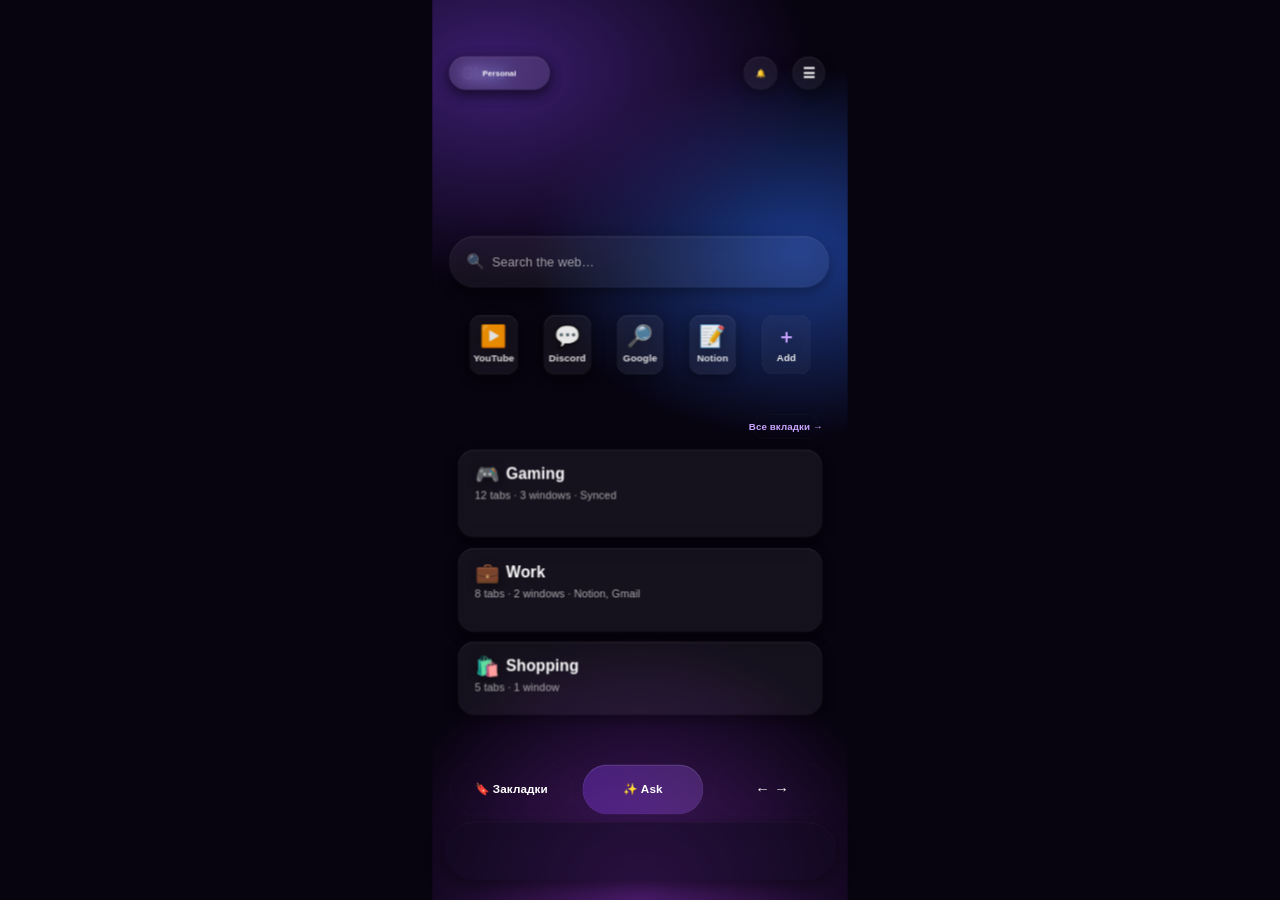
<file: index.html>
<!DOCTYPE html>
<html lang="ru">
<head>
<meta charset="utf-8">
<meta name="viewport" content="width=device-width, initial-scale=1, viewport-fit=cover">
<meta name="theme-color" content="#07030f">
<meta name="description" content="Glass — Browse differently.">
<title>Glass — Browse differently.</title>
<style>
:root{color-scheme:dark;--accent:#a879ff;--bg:#07030f;--glass:rgba(255,255,255,.06);--line:rgba(255,255,255,.14);--blur:16px;--opacity:.06;--motion:1}
*{box-sizing:border-box}html,body{margin:0;min-height:100%;background:var(--bg);color:#fff;font-family:-apple-system,BlinkMacSystemFont,"Segoe UI",Roboto,Inter,sans-serif;-webkit-font-smoothing:antialiased}body{overflow-x:hidden}button{font:inherit;color:inherit;cursor:pointer;-webkit-tap-highlight-color:transparent}#w{width:100%;min-height:100dvh;overflow:hidden;position:relative}#st{width:852px;height:1846px;position:absolute;left:50%;top:0;transform-origin:top center;margin-left:-426px}.s{position:absolute;inset:0;display:none}.s.on{display:block}.s:before{content:"";position:absolute;inset:0;z-index:0;background:radial-gradient(1200px 800px at 15% 8%,#3b1d6e 0%,transparent 55%),radial-gradient(1000px 700px at 88% 28%,#1b3a8a 0%,transparent 55%),radial-gradient(900px 900px at 50% 100%,#4a1b6b 0%,transparent 60%),#07030f}
.h{position:absolute;display:flex;align-items:center;justify-content:center;gap:10px;border:1px solid rgba(255,255,255,.05);margin:0;padding:0 22px;background:var(--glass);backdrop-filter:blur(var(--blur));-webkit-backdrop-filter:blur(var(--blur));box-shadow:inset 0 1px 0 rgba(255,255,255,.14),0 8px 28px rgba(0,0,0,.38);color:#fff;border-radius:var(--r,28px);font-weight:600;letter-spacing:.2px;transition:transform calc(.16s * var(--motion)),background .16s,box-shadow .16s;outline:0;z-index:1;text-align:left;white-space:nowrap}.h:hover{background:rgba(190,140,255,.14)}.h:active{transform:scale(.985);box-shadow:0 0 24px rgba(160,100,255,.6)}.h:focus-visible{box-shadow:0 0 0 3px #c9a4ff}.ghost{background:transparent;box-shadow:none;backdrop-filter:none}.card{flex-direction:column;align-items:flex-start;justify-content:flex-start;gap:8px;padding:26px 34px}.row1{display:flex;align-items:center;gap:14px;font-size:32px;font-weight:700}.emoji{font-size:40px;filter:drop-shadow(0 4px 10px #0006)}.sub{font-size:22px;font-weight:500;color:#ffffffa8;white-space:normal}.app{flex-direction:column;justify-content:center;gap:12px;padding:0;font-size:20px;font-weight:600;color:#ffffffe6}.ic{font-size:44px;line-height:1;filter:drop-shadow(0 6px 14px #0006)}.add{background:#ffffff0a;border:1.5px dashed #ffffff38;box-shadow:none}.add .ic{font-size:40px;color:#c9a4ff}.search{justify-content:flex-start;padding:0 34px;gap:16px;font-weight:500;color:#ffffff99;font-size:26px}.search .ic{font-size:30px;opacity:.8}.logo{position:absolute;left:34px;top:116px;width:207px;height:68px;display:flex;align-items:center;padding:0 26px;font-size:32px;font-weight:800;letter-spacing:.5px;z-index:1;border-radius:34px;background:var(--glass);backdrop-filter:blur(var(--blur));box-shadow:inset 0 1px 0 #ffffff24,0 8px 28px #0006}.logo span{background:linear-gradient(90deg,#c9a4ff,#7fb0ff);-webkit-background-clip:text;background-clip:text;color:transparent}.bar{position:absolute;left:24px;right:24px;bottom:40px;height:120px;border-radius:60px;background:#120a208c;backdrop-filter:blur(22px);box-shadow:inset 0 1px 0 #ffffff1f,0 12px 40px #0008;z-index:0}
.title{position:absolute;left:44px;top:210px;font-size:44px;font-weight:800;letter-spacing:.3px;z-index:1}.title small{display:block;margin-top:10px;font-size:22px;font-weight:500;color:#ffffff8c;letter-spacing:.2px}.mock{position:absolute;left:42px;top:336px;width:374px;height:241px;border-radius:24px;overflow:hidden;z-index:0;box-shadow:0 20px 50px #0008}.mock:before{content:"";position:absolute;inset:0;background:linear-gradient(160deg,#1a0f30,#2b1750 60%,#3a1d6b)}.bar-top{position:absolute;left:0;top:0;right:0;height:34px;background:#ffffff14;display:flex;align-items:center;gap:8px;padding:0 14px}.bar-top i{width:10px;height:10px;border-radius:50%;background:#ffffff59}.win{position:absolute;left:24px;right:24px;top:58px;height:150px;border-radius:16px;background:linear-gradient(135deg,#8b3cf0,#c9a4ff);box-shadow:0 10px 30px #8b3cf073}.win:after{content:"";position:absolute;left:22px;right:22px;top:26px;height:12px;border-radius:6px;background:#ffffff8c}.win:before{content:"";position:absolute;left:22px;top:52px;width:150px;height:10px;border-radius:5px;background:#ffffff59}.bd{position:absolute;pointer-events:none;border:1.5px solid #beaae647;border-radius:26px;z-index:2}#sel{position:absolute;pointer-events:none;border:3px solid #b98cff;border-radius:26px;box-shadow:0 0 22px #9b5cff,inset 0 0 14px #9b5cff8c;transition:all .3s cubic-bezier(.3,.8,.3,1);z-index:3}#sel i{position:absolute;right:20px;top:14px;width:52px;height:52px;border-radius:50%;background:#8b3cf0;box-shadow:0 0 16px #8b3cf0;display:grid;place-items:center}#sel svg{width:28px;height:28px;fill:none;stroke:#fff;stroke-width:3.4;stroke-linecap:round;stroke-linejoin:round}
.theme{flex-direction:column;justify-content:flex-end;align-items:flex-start;padding:22px 26px;font-size:26px;font-weight:700;gap:4px;overflow:hidden}.tag{font-size:18px;font-weight:500;opacity:.8;text-transform:uppercase;letter-spacing:1px}.t0{background:linear-gradient(135deg,#6a2de6,#b06bff)}.t1{background:linear-gradient(135deg,#1b6ef3,#22c8e6)}.t2{background:linear-gradient(135deg,#0f9d6b,#5be49b)}.t3{background:linear-gradient(135deg,#e0417a,#ff8fbf)}.row{justify-content:space-between;padding:0 30px;font-size:24px;font-weight:500}.val{color:#ffffff8c;font-weight:500;font-size:22px}#tg{position:absolute;left:708px;top:1557px;width:72px;height:40px;border-radius:20px;background:linear-gradient(90deg,#6a2de6,#8a3ff5);box-shadow:0 0 14px #8c46f580;transition:.25s;cursor:pointer;border:0;padding:0;z-index:1}#tg:after{content:"";position:absolute;top:5px;right:5px;width:30px;height:30px;border-radius:50%;background:#dcc8ff;transition:.25s}#tg.off{background:#6e5a968c;box-shadow:none}#tg.off:after{right:37px;background:#bfb4d8}.apply{position:absolute;left:38px;top:1654px;width:776px;height:94px;border-radius:47px;border:0;cursor:pointer;font-weight:800;font-size:30px;letter-spacing:.4px;color:#fff;background:linear-gradient(90deg,#6a2de6,#8a3ff5 55%,#b06bff);box-shadow:0 18px 44px #783cf08c,inset 0 1px 0 #ffffff40;transition:.2s;z-index:1}.apply:active{transform:scale(.99)}
@media(prefers-reduced-motion:reduce){:root{--motion:0}*{scroll-behavior:auto!important;transition:none!important}}
</style>
</head>
<body><div id="w"><div id="st">
<section class="s on" id="home">
<div class="logo"><span>Glass</span></div>
<button class="h" style="left:34px;top:116px;width:207px;height:68px;--r:34px" aria-label="Personal">Personal</button>
<button class="h" style="left:638px;top:116px;width:70px;height:68px;--r:34px" aria-label="Звук">🔔</button>
<button class="h" style="left:738px;top:116px;width:68px;height:68px;--r:34px;font-size:28px" onclick="go('themes')" aria-label="Меню">☰</button>
<button class="h search" style="left:34px;top:484px;width:780px;height:106px;--r:53px" aria-label="Поиск"><span class="ic">🔍</span><span>Search the web…</span></button>
<button class="h app" style="left:76px;top:646px;width:100px;height:122px;--r:24px"><span class="ic">▶️</span>YouTube</button>
<button class="h app" style="left:228px;top:646px;width:98px;height:122px;--r:24px"><span class="ic">💬</span>Discord</button>
<button class="h app" style="left:378px;top:646px;width:96px;height:122px;--r:24px"><span class="ic">🔎</span>Google</button>
<button class="h app" style="left:527px;top:646px;width:96px;height:122px;--r:24px"><span class="ic">📝</span>Notion</button>
<button class="h app add" style="left:676px;top:646px;width:100px;height:122px;--r:24px"><span class="ic">＋</span>Add</button>
<button class="h ghost" style="left:660px;top:850px;width:130px;height:50px;--r:20px;font-size:20px;color:#c9a4ff" onclick="go('themes')">Все вкладки →</button>
<button class="h card" style="left:52px;top:922px;width:748px;height:180px;--r:34px"><div class="row1"><span class="emoji">🎮</span>Gaming</div><div class="sub">12 tabs · 3 windows · Synced</div></button>
<button class="h card" style="left:52px;top:1124px;width:748px;height:172px;--r:34px"><div class="row1"><span class="emoji">💼</span>Work</div><div class="sub">8 tabs · 2 windows · Notion, Gmail</div></button>
<button class="h card" style="left:52px;top:1316px;width:748px;height:150px;--r:34px"><div class="row1"><span class="emoji">🛍️</span>Shopping</div><div class="sub">5 tabs · 1 window</div></button>
<div class="bar"></div>
<button class="h ghost" style="left:36px;top:1566px;width:252px;height:106px;--r:53px;font-size:24px">🔖 Закладки</button>
<button class="h ghost" style="left:308px;top:1568px;width:248px;height:102px;--r:51px;font-size:24px;background:linear-gradient(90deg,#8a3ff559,#b06bff40);box-shadow:inset 0 1px 0 #ffffff2e">✨ Ask</button>
<button class="h ghost" style="left:576px;top:1566px;width:242px;height:106px;--r:53px;font-size:30px">← →</button>
</section>
<section class="s" id="themes">
<button class="h" style="left:36px;top:104px;width:86px;height:74px;--r:37px;font-size:32px" onclick="go('home')" aria-label="Назад">←</button>
<button class="h" style="left:730px;top:104px;width:86px;height:74px;--r:37px;font-size:28px" aria-label="Меню">⋯</button>
<div class="title">Темы<small>Выбери настроение для Glass</small></div>
<div class="mock"><div class="bar-top"><i></i><i></i><i></i></div><div class="win"></div></div>
<div class="bd" style="left:42px;top:336px;width:374px;height:240px"></div><div id="sel"><i><svg viewBox="0 0 24 24"><path d="m5 12.5 4.5 4.5L19 7"/></svg></i></div>
<button class="h theme t0" id="c0" style="left:42px;top:596px;width:373px;height:66px;--r:0;padding:14px 22px" onclick="pick(0)">Violet</button>
<button class="h theme t1" id="c1" style="left:439px;top:335px;width:372px;height:326px" onclick="pick(1)"><span class="tag">Theme</span>Ocean</button>
<button class="h theme t2" id="c2" style="left:42px;top:691px;width:373px;height:306px" onclick="pick(2)"><span class="tag">Theme</span>Emerald</button>
<button class="h theme t3" id="c3" style="left:439px;top:691px;width:372px;height:306px" onclick="pick(3)"><span class="tag">Theme</span>Rose</button>
<button class="h row" style="left:42px;top:1135px;width:770px;height:72px;--r:24px">Тёмная тема<span class="val">Вкл</span></button>
<button class="h row" style="left:42px;top:1207px;width:770px;height:72px;--r:0">Автоматически<span class="val">По системе</span></button>
<button class="h row" style="left:42px;top:1279px;width:770px;height:72px;--r:0">Стекло<span class="val">Матовое</span></button>
<button class="h row" style="left:42px;top:1351px;width:770px;height:66px;--r:0">Прозрачность<span class="val" id="opacityValue">72%</span></button>
<button class="h row" style="left:42px;top:1417px;width:770px;height:66px;--r:0">Размытие<span class="val" id="blurValue">16 px</span></button>
<button class="h row" style="left:42px;top:1483px;width:770px;height:62px;--r:0">Звуки интерфейса<span class="val">Мягкие</span></button>
<button id="tg" aria-label="Анимации" onclick="toggleMotion()"></button>
<button class="apply" onclick="applyTheme()">Применить</button>
</section></div></div>
<script>
const W=document.getElementById('w'),S=document.getElementById('st');
const rects=[[42,335,373,242],[440,336,370,238],[44,690,370,222],[440,690,370,222]];
const palettes=[['#6a2de6','#b06bff'],['#1b6ef3','#22c8e6'],['#0f9d6b','#5be49b'],['#e0417a','#ff8fbf']];
let selected=0,motion=true,opacity=72,blur=16;
function fit(){const k=innerWidth<innerHeight?innerWidth/852:Math.min(innerWidth/852,innerHeight/1846);S.style.transform='scale('+k+')';W.style.height=(1846*k)+'px'}
function pick(i){selected=i;const r=rects[i],e=document.getElementById('sel');e.style.cssText='left:'+(r[0]-2)+'px;top:'+(r[1]-2)+'px;width:'+(r[2]+4)+'px;height:'+(r[3]+4)+'px'}
function go(id){['home','themes'].forEach(x=>document.getElementById(x).classList.toggle('on',x===id));window.scrollTo(0,0);try{history.replaceState(null,'','#'+id)}catch(e){}}
function toggleMotion(){motion=!motion;document.getElementById('tg').classList.toggle('off',!motion);document.documentElement.style.setProperty('--motion',motion?1:0)}
function applyTheme(){const p=palettes[selected];document.documentElement.style.setProperty('--accent',p[0]);document.documentElement.style.setProperty('--glass','rgba(255,255,255,'+(opacity/100)+')');document.documentElement.style.setProperty('--blur',blur+'px');try{localStorage.setItem('glass-reference-theme',JSON.stringify({selected,opacity,blur,motion}))}catch(e){}go('home')}
addEventListener('resize',fit);fit();pick(0);
try{const saved=JSON.parse(localStorage.getItem('glass-reference-theme')||'null');if(saved){selected=saved.selected??0;opacity=saved.opacity??72;blur=saved.blur??16;motion=saved.motion??true;pick(selected);toggleMotion();if(!motion)toggleMotion();}}catch(e){}
if(location.hash==='#themes')go('themes');
</script></body></html>
</file>
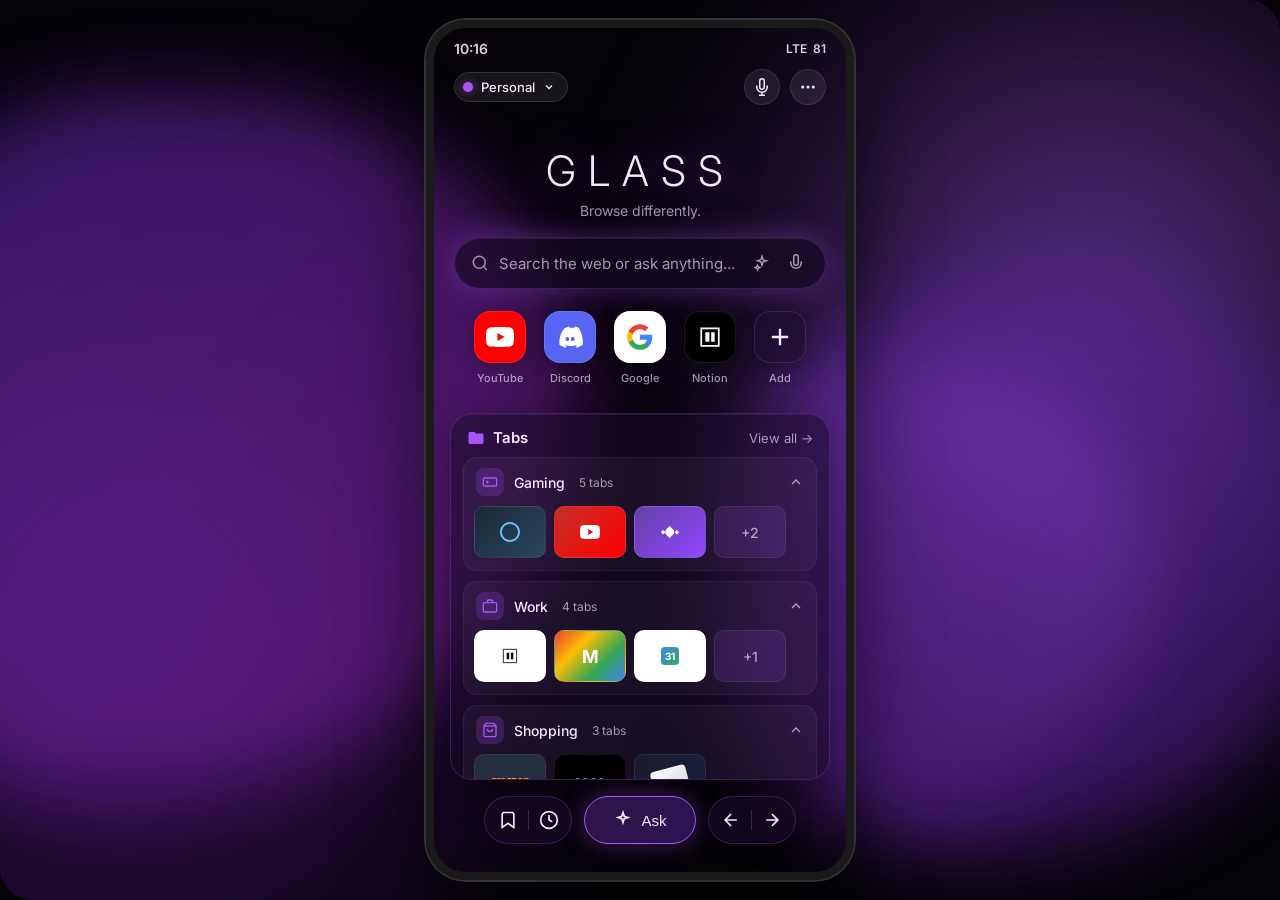
<file: prototype.html>
<!DOCTYPE html>
<html lang="ru">
<head>
  <meta charset="UTF-8" />
  <meta name="viewport" content="width=device-width, initial-scale=1.0, maximum-scale=1.0, user-scalable=no" />
  <title>GLASS Browser</title>
  <link rel="preconnect" href="https://fonts.googleapis.com">
  <link rel="preconnect" href="https://fonts.gstatic.com" crossorigin>
  <link href="https://fonts.googleapis.com/css2?family=Inter:wght@300;400;500;600;700&display=swap" rel="stylesheet">
  <style>
    :root {
      --accent: #a855f7;
      --accent-soft: rgba(168, 85, 247, 0.35);
      --accent-glow: rgba(168, 85, 247, 0.55);
      --bg-deep: #0a0612;
      --bg-mid: #1a0b2e;
      --panel-bg: rgba(30, 15, 50, 0.45);
      --panel-border: rgba(168, 85, 247, 0.25);
      --text-primary: #f3e8ff;
      --text-secondary: rgba(243, 232, 255, 0.65);
      --glass-blur: 24px;
      --panel-opacity: 0.45;
      --radius: 16px;
      --card-radius: 16px;
    }

    * {
      margin: 0;
      padding: 0;
      box-sizing: border-box;
      -webkit-tap-highlight-color: transparent;
    }

    html, body {
      height: 100%;
      overflow: hidden;
      font-family: 'Inter', -apple-system, BlinkMacSystemFont, sans-serif;
      background: var(--bg-deep);
      color: var(--text-primary);
    }

    .bg-shapes {
      position: fixed;
      inset: 0;
      z-index: 0;
      overflow: hidden;
      pointer-events: none;
    }

    .bg-shapes::before,
    .bg-shapes::after {
      content: '';
      position: absolute;
      border-radius: 50%;
      filter: blur(80px);
      opacity: 0.55;
    }

    .bg-shapes::before {
      width: 70vw;
      height: 70vw;
      top: -15%;
      right: -20%;
      background: radial-gradient(circle, var(--accent) 0%, transparent 70%);
    }

    .bg-shapes::after {
      width: 80vw;
      height: 80vw;
      bottom: -25%;
      left: -30%;
      background: radial-gradient(circle, #6b21a8 0%, transparent 70%);
    }

    .shape {
      position: absolute;
      border-radius: 40% 60% 70% 30% / 40% 50% 60% 50%;
      filter: blur(40px);
      opacity: 0.4;
      animation: float 18s ease-in-out infinite;
    }

    .shape-1 {
      width: 55vw;
      height: 55vw;
      top: 10%;
      left: -10%;
      background: linear-gradient(135deg, #7c3aed, #c026d3);
      animation-delay: 0s;
    }

    .shape-2 {
      width: 45vw;
      height: 45vw;
      bottom: 5%;
      right: -5%;
      background: linear-gradient(225deg, #4c1d95, #9333ea);
      animation-delay: -6s;
    }

    .shape-3 {
      width: 35vw;
      height: 35vw;
      top: 40%;
      right: 10%;
      background: linear-gradient(45deg, #581c87, #a855f7);
      animation-delay: -12s;
      opacity: 0.3;
    }

    @keyframes float {
      0%, 100% { transform: translate(0, 0) rotate(0deg); }
      33% { transform: translate(30px, -40px) rotate(8deg); }
      66% { transform: translate(-20px, 20px) rotate(-5deg); }
    }

    .app {
      position: relative;
      z-index: 1;
      height: 100%;
      max-width: 430px;
      margin: 0 auto;
      display: flex;
      flex-direction: column;
      overflow: hidden;
    }

    .status-bar {
      display: flex;
      justify-content: space-between;
      align-items: center;
      padding: 12px 20px 4px;
      font-size: 14px;
      font-weight: 600;
      color: var(--text-primary);
      opacity: 0.9;
    }

    .status-bar .right {
      display: flex;
      gap: 6px;
      align-items: center;
      font-size: 12px;
    }

    .screen {
      display: none;
      flex-direction: column;
      height: 100%;
      overflow: hidden;
    }

    .screen.active {
      display: flex;
    }

    .home-header {
      display: flex;
      justify-content: space-between;
      align-items: center;
      padding: 8px 20px 12px;
    }

    .profile-pill {
      display: flex;
      align-items: center;
      gap: 8px;
      background: rgba(255,255,255,0.08);
      border: 1px solid rgba(255,255,255,0.12);
      border-radius: 999px;
      padding: 6px 12px 6px 8px;
      font-size: 13px;
      font-weight: 500;
      backdrop-filter: blur(12px);
      cursor: pointer;
      transition: background 0.2s;
    }

    .profile-pill:hover {
      background: rgba(255,255,255,0.12);
    }

    .profile-dot {
      width: 10px;
      height: 10px;
      border-radius: 50%;
      background: var(--accent);
      box-shadow: 0 0 8px var(--accent-glow);
    }

    .header-actions {
      display: flex;
      gap: 10px;
    }

    .icon-btn {
      width: 36px;
      height: 36px;
      border-radius: 50%;
      background: rgba(255,255,255,0.08);
      border: 1px solid rgba(255,255,255,0.1);
      display: flex;
      align-items: center;
      justify-content: center;
      color: var(--text-primary);
      cursor: pointer;
      transition: all 0.2s;
      backdrop-filter: blur(12px);
    }

    .icon-btn:hover {
      background: rgba(255,255,255,0.15);
      transform: scale(1.05);
    }

    .icon-btn svg {
      width: 18px;
      height: 18px;
    }

    .logo-area {
      text-align: center;
      padding: 28px 20px 18px;
    }

    .logo {
      font-size: 42px;
      font-weight: 300;
      letter-spacing: 12px;
      color: var(--text-primary);
      text-shadow: 0 0 40px var(--accent-glow);
      margin-bottom: 6px;
    }

    .logo-sub {
      font-size: 14px;
      color: var(--text-secondary);
      font-weight: 400;
    }

    .search-wrap {
      padding: 0 20px 22px;
    }

    .search-bar {
      display: flex;
      align-items: center;
      background: rgba(20, 10, 35, 0.6);
      border: 1px solid var(--panel-border);
      border-radius: 999px;
      padding: 12px 16px;
      backdrop-filter: blur(var(--glass-blur));
      box-shadow: 0 0 30px var(--accent-soft), inset 0 1px 0 rgba(255,255,255,0.08);
      transition: border-color 0.25s, box-shadow 0.25s;
    }

    .search-bar:focus-within {
      border-color: var(--accent);
      box-shadow: 0 0 40px var(--accent-glow), inset 0 1px 0 rgba(255,255,255,0.1);
    }

    .search-bar input {
      flex: 1;
      background: transparent;
      border: none;
      outline: none;
      color: var(--text-primary);
      font-size: 15px;
      font-family: inherit;
      padding: 0 10px;
    }

    .search-bar input::placeholder {
      color: var(--text-secondary);
    }

    .search-icons {
      display: flex;
      gap: 8px;
      align-items: center;
    }

    .search-icons button {
      background: none;
      border: none;
      color: var(--text-secondary);
      cursor: pointer;
      display: flex;
      padding: 4px;
      transition: color 0.2s;
    }

    .search-icons button:hover {
      color: var(--accent);
    }

    .shortcuts {
      display: flex;
      justify-content: center;
      gap: 18px;
      padding: 0 20px 28px;
    }

    .shortcut {
      display: flex;
      flex-direction: column;
      align-items: center;
      gap: 8px;
      cursor: pointer;
      transition: transform 0.2s;
    }

    .shortcut:hover {
      transform: translateY(-3px);
    }

    .shortcut-icon {
      width: 52px;
      height: 52px;
      border-radius: 16px;
      background: rgba(30, 15, 50, 0.55);
      border: 1px solid rgba(255,255,255,0.1);
      display: flex;
      align-items: center;
      justify-content: center;
      backdrop-filter: blur(16px);
      box-shadow: 0 4px 20px rgba(0,0,0,0.25);
      overflow: hidden;
    }

    .shortcut-icon img,
    .shortcut-icon svg {
      width: 28px;
      height: 28px;
    }

    .shortcut-label {
      font-size: 11px;
      color: var(--text-secondary);
      font-weight: 500;
    }

    .tabs-panel {
      margin: 0 16px;
      background: rgba(25, 12, 40, 0.55);
      border: 1px solid var(--panel-border);
      border-radius: 22px;
      backdrop-filter: blur(var(--glass-blur));
      box-shadow: 0 8px 40px rgba(0,0,0,0.35), inset 0 1px 0 rgba(255,255,255,0.06);
      overflow: hidden;
      flex: 1;
      min-height: 0;
      display: flex;
      flex-direction: column;
    }

    .tabs-header {
      display: flex;
      justify-content: space-between;
      align-items: center;
      padding: 14px 16px 10px;
    }

    .tabs-title {
      display: flex;
      align-items: center;
      gap: 8px;
      font-size: 15px;
      font-weight: 600;
    }

    .tabs-title svg {
      width: 18px;
      height: 18px;
      color: var(--accent);
    }

    .view-all {
      font-size: 13px;
      color: var(--text-secondary);
      background: none;
      border: none;
      cursor: pointer;
      font-family: inherit;
      transition: color 0.2s;
    }

    .view-all:hover {
      color: var(--accent);
    }

    .tabs-list {
      flex: 1;
      overflow-y: auto;
      padding: 0 12px 14px;
      scrollbar-width: none;
    }

    .tabs-list::-webkit-scrollbar {
      display: none;
    }

    .tab-group {
      margin-bottom: 10px;
      background: rgba(255,255,255,0.04);
      border-radius: 14px;
      border: 1px solid rgba(255,255,255,0.06);
      overflow: hidden;
    }

    .tab-group-header {
      display: flex;
      align-items: center;
      justify-content: space-between;
      padding: 10px 12px;
      cursor: pointer;
      transition: background 0.2s;
    }

    .tab-group-header:hover {
      background: rgba(255,255,255,0.05);
    }

    .tab-group-left {
      display: flex;
      align-items: center;
      gap: 10px;
    }

    .tab-group-icon {
      width: 28px;
      height: 28px;
      border-radius: 8px;
      background: rgba(168, 85, 247, 0.2);
      display: flex;
      align-items: center;
      justify-content: center;
      color: var(--accent);
    }

    .tab-group-icon svg {
      width: 16px;
      height: 16px;
    }

    .tab-group-name {
      font-size: 14px;
      font-weight: 500;
    }

    .tab-group-count {
      font-size: 12px;
      color: var(--text-secondary);
      margin-left: 4px;
    }

    .tab-group-chevron {
      color: var(--text-secondary);
      transition: transform 0.25s;
    }

    .tab-group.open .tab-group-chevron {
      transform: rotate(180deg);
    }

    .tab-previews {
      display: none;
      padding: 0 10px 12px;
      gap: 8px;
      overflow-x: auto;
      scrollbar-width: none;
    }

    .tab-group.open .tab-previews {
      display: flex;
    }

    .tab-previews::-webkit-scrollbar {
      display: none;
    }

    .tab-preview {
      flex-shrink: 0;
      width: 72px;
      height: 52px;
      border-radius: 10px;
      background: rgba(0,0,0,0.4);
      border: 1px solid rgba(255,255,255,0.08);
      overflow: hidden;
      position: relative;
      cursor: pointer;
      transition: transform 0.2s, border-color 0.2s;
    }

    .tab-preview:hover {
      transform: scale(1.04);
      border-color: var(--accent);
    }

    .tab-preview img {
      width: 100%;
      height: 100%;
      object-fit: cover;
    }

    .tab-preview.more {
      display: flex;
      align-items: center;
      justify-content: center;
      background: rgba(168, 85, 247, 0.15);
      color: var(--text-secondary);
      font-size: 14px;
      font-weight: 500;
    }

    .bottom-nav {
      display: flex;
      justify-content: center;
      align-items: center;
      gap: 12px;
      padding: 16px 20px 28px;
    }

    .nav-btn {
      height: 48px;
      border-radius: 999px;
      background: rgba(25, 12, 40, 0.6);
      border: 1px solid var(--panel-border);
      backdrop-filter: blur(16px);
      display: flex;
      align-items: center;
      justify-content: center;
      color: var(--text-primary);
      cursor: pointer;
      transition: all 0.2s;
      box-shadow: 0 4px 20px rgba(0,0,0,0.2);
    }

    .nav-btn:hover {
      background: rgba(40, 20, 60, 0.7);
      border-color: var(--accent);
      box-shadow: 0 0 20px var(--accent-soft);
    }

    .nav-btn.side {
      width: 88px;
      gap: 0;
    }

    .nav-btn.side .divider {
      width: 1px;
      height: 20px;
      background: rgba(255,255,255,0.15);
      margin: 0 10px;
    }

    .nav-btn.ask {
      padding: 0 28px;
      gap: 8px;
      background: linear-gradient(135deg, rgba(168, 85, 247, 0.25), rgba(124, 58, 237, 0.35));
      border-color: var(--accent);
      box-shadow: 0 0 24px var(--accent-soft);
      font-weight: 500;
      font-size: 15px;
    }

    .nav-btn.ask:hover {
      box-shadow: 0 0 32px var(--accent-glow);
    }

    .nav-btn svg {
      width: 20px;
      height: 20px;
    }

    .themes-header {
      display: flex;
      justify-content: space-between;
      align-items: center;
      padding: 8px 16px 16px;
    }

    .back-btn, .more-btn {
      width: 40px;
      height: 40px;
      border-radius: 50%;
      background: rgba(255,255,255,0.08);
      border: 1px solid rgba(255,255,255,0.1);
      display: flex;
      align-items: center;
      justify-content: center;
      color: var(--text-primary);
      cursor: pointer;
      backdrop-filter: blur(12px);
      transition: background 0.2s;
    }

    .back-btn:hover, .more-btn:hover {
      background: rgba(255,255,255,0.15);
    }

    .themes-title {
      display: flex;
      align-items: center;
      gap: 6px;
      background: rgba(255,255,255,0.08);
      border: 1px solid rgba(255,255,255,0.12);
      border-radius: 999px;
      padding: 8px 16px;
      font-size: 15px;
      font-weight: 500;
      backdrop-filter: blur(12px);
    }

    .themes-title svg {
      width: 16px;
      height: 16px;
      color: var(--accent);
    }

    .themes-content {
      flex: 1;
      overflow-y: auto;
      padding: 0 20px 20px;
      scrollbar-width: none;
    }

    .themes-content::-webkit-scrollbar {
      display: none;
    }

    .section-title {
      font-size: 20px;
      font-weight: 600;
      margin-bottom: 4px;
    }

    .section-sub {
      font-size: 13px;
      color: var(--text-secondary);
      margin-bottom: 16px;
    }

    .presets-grid {
      display: grid;
      grid-template-columns: 1fr 1fr;
      gap: 12px;
      margin-bottom: 32px;
    }

    .preset-card {
      background: rgba(25, 12, 40, 0.5);
      border: 1.5px solid rgba(255,255,255,0.1);
      border-radius: 18px;
      overflow: hidden;
      cursor: pointer;
      transition: all 0.25s;
      position: relative;
    }

    .preset-card:hover {
      transform: translateY(-2px);
      border-color: rgba(255,255,255,0.2);
    }

    .preset-card.active {
      border-color: var(--accent);
      box-shadow: 0 0 0 1px var(--accent), 0 0 24px var(--accent-soft);
    }

    .preset-preview {
      height: 100px;
      background-size: cover;
      background-position: center;
      position: relative;
    }

    .preset-check {
      position: absolute;
      top: 10px;
      right: 10px;
      width: 24px;
      height: 24px;
      border-radius: 50%;
      background: var(--accent);
      display: none;
      align-items: center;
      justify-content: center;
      color: white;
      box-shadow: 0 2px 8px rgba(0,0,0,0.3);
    }

    .preset-card.active .preset-check {
      display: flex;
    }

    .preset-info {
      padding: 10px 12px 12px;
    }

    .preset-name {
      font-size: 14px;
      font-weight: 600;
      margin-bottom: 2px;
    }

    .preset-desc {
      font-size: 12px;
      color: var(--text-secondary);
    }

    .settings-list {
      background: rgba(25, 12, 40, 0.5);
      border: 1px solid rgba(255,255,255,0.1);
      border-radius: 18px;
      overflow: hidden;
      margin-bottom: 24px;
    }

    .setting-item {
      display: flex;
      align-items: center;
      justify-content: space-between;
      padding: 14px 16px;
      border-bottom: 1px solid rgba(255,255,255,0.06);
      cursor: pointer;
      transition: background 0.2s;
    }

    .setting-item:last-child {
      border-bottom: none;
    }

    .setting-item:hover {
      background: rgba(255,255,255,0.04);
    }

    .setting-left {
      display: flex;
      align-items: center;
      gap: 12px;
    }

    .setting-icon {
      width: 32px;
      height: 32px;
      border-radius: 10px;
      background: rgba(168, 85, 247, 0.15);
      display: flex;
      align-items: center;
      justify-content: center;
      color: var(--accent);
    }

    .setting-icon svg {
      width: 18px;
      height: 18px;
    }

    .setting-label {
      font-size: 14px;
      font-weight: 500;
    }

    .setting-right {
      display: flex;
      align-items: center;
      gap: 8px;
      color: var(--text-secondary);
      font-size: 13px;
    }

    .setting-right .chevron {
      opacity: 0.5;
    }

    .color-swatch {
      width: 20px;
      height: 20px;
      border-radius: 50%;
      background: var(--accent);
      box-shadow: 0 0 8px var(--accent-glow);
    }

    .bg-thumb {
      width: 36px;
      height: 24px;
      border-radius: 6px;
      background: linear-gradient(135deg, #7c3aed, #c026d3);
      border: 1px solid rgba(255,255,255,0.15);
    }

    .toggle {
      width: 44px;
      height: 26px;
      border-radius: 999px;
      background: rgba(255,255,255,0.15);
      position: relative;
      transition: background 0.25s;
      cursor: pointer;
    }

    .toggle.on {
      background: var(--accent);
    }

    .toggle::after {
      content: '';
      position: absolute;
      top: 3px;
      left: 3px;
      width: 20px;
      height: 20px;
      border-radius: 50%;
      background: white;
      transition: transform 0.25s;
      box-shadow: 0 1px 4px rgba(0,0,0,0.3);
    }

    .toggle.on::after {
      transform: translateX(18px);
    }

    .apply-btn {
      width: 100%;
      height: 52px;
      border-radius: 999px;
      background: rgba(25, 12, 40, 0.6);
      border: 1.5px solid var(--panel-border);
      color: var(--text-primary);
      font-size: 16px;
      font-weight: 500;
      font-family: inherit;
      display: flex;
      align-items: center;
      justify-content: center;
      gap: 8px;
      cursor: pointer;
      backdrop-filter: blur(16px);
      transition: all 0.25s;
      margin-top: 8px;
    }

    .apply-btn:hover {
      background: rgba(40, 20, 60, 0.75);
      border-color: var(--accent);
      box-shadow: 0 0 24px var(--accent-soft);
    }

    .apply-btn svg {
      width: 18px;
      height: 18px;
    }

    .preview-violet {
      background: linear-gradient(135deg, #2e1065 0%, #7c3aed 40%, #c026d3 100%);
    }
    .preview-ocean {
      background: linear-gradient(135deg, #0c4a6e 0%, #0ea5e9 40%, #22d3ee 100%);
    }
    .preview-emerald {
      background: linear-gradient(135deg, #064e3b 0%, #10b981 50%, #34d399 100%);
    }
    .preview-rose {
      background: linear-gradient(135deg, #4a044e 0%, #db2777 40%, #f472b6 100%);
    }

    .toast {
      position: fixed;
      bottom: 100px;
      left: 50%;
      transform: translateX(-50%) translateY(20px);
      background: rgba(30, 15, 50, 0.9);
      border: 1px solid var(--accent);
      color: white;
      padding: 12px 24px;
      border-radius: 999px;
      font-size: 14px;
      font-weight: 500;
      backdrop-filter: blur(16px);
      opacity: 0;
      pointer-events: none;
      transition: all 0.3s;
      z-index: 100;
      white-space: nowrap;
    }

    .toast.show {
      opacity: 1;
      transform: translateX(-50%) translateY(0);
    }

    @media (min-width: 500px) {
      body {
        display: flex;
        align-items: center;
        justify-content: center;
        background: #050308;
      }
      .app {
        height: 860px;
        border-radius: 40px;
        border: 8px solid #1a1a1a;
        box-shadow: 0 0 0 2px #333, 0 40px 80px rgba(0,0,0,0.6);
        overflow: hidden;
      }
      .bg-shapes {
        border-radius: 32px;
      }
    }
  </style>
</head>
<body>
  <div class="bg-shapes">
    <div class="shape shape-1"></div>
    <div class="shape shape-2"></div>
    <div class="shape shape-3"></div>
  </div>

  <div class="app">
    <div class="screen active" id="home-screen">
      <div class="status-bar">
        <span>10:16</span>
        <div class="right">
          <span>LTE</span>
          <span>81</span>
        </div>
      </div>

      <div class="home-header">
        <div class="profile-pill" onclick="showToast('Профили скоро')">
          <div class="profile-dot"></div>
          <span>Personal</span>
          <svg width="12" height="12" viewBox="0 0 24 24" fill="none" stroke="currentColor" stroke-width="2.5"><path d="M6 9l6 6 6-6"/></svg>
        </div>
        <div class="header-actions">
          <button class="icon-btn" title="Голос">
            <svg viewBox="0 0 24 24" fill="none" stroke="currentColor" stroke-width="2"><path d="M12 1a3 3 0 0 0-3 3v8a3 3 0 0 0 6 0V4a3 3 0 0 0-3-3z"/><path d="M19 10v2a7 7 0 0 1-14 0v-2"/><line x1="12" y1="19" x2="12" y2="23"/><line x1="8" y1="23" x2="16" y2="23"/></svg>
          </button>
          <button class="icon-btn" onclick="openThemes()" title="Меню">
            <svg viewBox="0 0 24 24" fill="none" stroke="currentColor" stroke-width="2"><circle cx="12" cy="12" r="1"/><circle cx="19" cy="12" r="1"/><circle cx="5" cy="12" r="1"/></svg>
          </button>
        </div>
      </div>

      <div class="logo-area">
        <div class="logo">GLASS</div>
        <div class="logo-sub">Browse differently.</div>
      </div>

      <div class="search-wrap">
        <div class="search-bar">
          <svg width="18" height="18" viewBox="0 0 24 24" fill="none" stroke="currentColor" stroke-width="2" style="opacity:0.6"><circle cx="11" cy="11" r="8"/><path d="m21 21-4.3-4.3"/></svg>
          <input type="text" placeholder="Search the web or ask anything..." id="search-input" />
          <div class="search-icons">
            <button title="AI">
              <svg width="18" height="18" viewBox="0 0 24 24" fill="none" stroke="currentColor" stroke-width="2"><path d="M12 3l1.5 4.5L18 9l-4.5 1.5L12 15l-1.5-4.5L6 9l4.5-1.5L12 3z"/><path d="M5 19l1 2 1-2 2-1-2-1-1-2-1 2-2 1 2 1z"/></svg>
            </button>
            <button title="Голос">
              <svg width="18" height="18" viewBox="0 0 24 24" fill="none" stroke="currentColor" stroke-width="2"><path d="M12 1a3 3 0 0 0-3 3v8a3 3 0 0 0 6 0V4a3 3 0 0 0-3-3z"/><path d="M19 10v2a7 7 0 0 1-14 0v-2"/></svg>
            </button>
          </div>
        </div>
      </div>

      <div class="shortcuts">
        <div class="shortcut" onclick="showToast('YouTube')">
          <div class="shortcut-icon" style="background:#FF0000;">
            <svg viewBox="0 0 24 24" fill="white"><path d="M23.5 6.2a3 3 0 0 0-2.1-2.1C19.5 3.5 12 3.5 12 3.5s-7.5 0-9.4.6A3 3 0 0 0 .5 6.2 31.5 31.5 0 0 0 0 12a31.5 31.5 0 0 0 .5 5.8 3 3 0 0 0 2.1 2.1c1.9.6 9.4.6 9.4.6s7.5 0 9.4-.6a3 3 0 0 0 2.1-2.1A31.5 31.5 0 0 0 24 12a31.5 31.5 0 0 0-.5-5.8zM9.8 15.5v-7l6.2 3.5-6.2 3.5z"/></svg>
          </div>
          <span class="shortcut-label">YouTube</span>
        </div>
        <div class="shortcut" onclick="showToast('Discord')">
          <div class="shortcut-icon" style="background:#5865F2;">
            <svg viewBox="0 0 24 24" fill="white"><path d="M20.3 4.4A19 19 0 0 0 15.9 3l-.4.8a16.6 16.6 0 0 1 3.5 1.3 14 14 0 0 0-10 0A16.6 16.6 0 0 1 12 3.8L11.6 3a19 19 0 0 0-4.4 1.4C3.4 9.3 2.6 14 3 18.6a19.2 19.2 0 0 0 5.2 2.6l1.1-1.5a12.3 12.3 0 0 1-1.7-.8l.4-.3c3.2 1.5 6.7 1.5 9.9 0l.4.3c-.5.3-1.1.6-1.7.8l1.1 1.5a19 19 0 0 0 5.2-2.6c.5-5.3-.7-9.9-3.2-14.2zM9.7 15.5c-.9 0-1.6-.8-1.6-1.8s.7-1.8 1.6-1.8 1.7.8 1.6 1.8-.7 1.8-1.6 1.8zm4.6 0c-.9 0-1.6-.8-1.6-1.8s.7-1.8 1.6-1.8 1.6.8 1.6 1.8-.7 1.8-1.6 1.8z"/></svg>
          </div>
          <span class="shortcut-label">Discord</span>
        </div>
        <div class="shortcut" onclick="showToast('Google')">
          <div class="shortcut-icon" style="background:#fff;">
            <svg viewBox="0 0 24 24"><path fill="#4285F4" d="M22.56 12.25c0-.78-.07-1.53-.2-2.25H12v4.26h5.92c-.26 1.37-1.04 2.53-2.21 3.31v2.77h3.57c2.08-1.92 3.28-4.74 3.28-8.09z"/><path fill="#34A853" d="M12 23c2.97 0 5.46-.98 7.28-2.66l-3.57-2.77c-.98.66-2.23 1.06-3.71 1.06-2.86 0-5.29-1.93-6.16-4.53H2.18v2.84C3.99 20.53 7.7 23 12 23z"/><path fill="#FBBC05" d="M5.84 14.09c-.22-.66-.35-1.36-.35-2.09s.13-1.43.35-2.09V7.07H2.18C1.43 8.55 1 10.22 1 12s.43 3.45 1.18 4.93l2.85-2.22.81-.62z"/><path fill="#EA4335" d="M12 5.38c1.62 0 3.06.56 4.21 1.64l3.15-3.15C17.45 2.09 14.97 1 12 1 7.7 1 3.99 3.47 2.18 7.07l3.66 2.84c.87-2.6 3.3-4.53 6.16-4.53z"/></svg>
          </div>
          <span class="shortcut-label">Google</span>
        </div>
        <div class="shortcut" onclick="showToast('Notion')">
          <div class="shortcut-icon" style="background:#000;">
            <svg viewBox="0 0 24 24" fill="white"><path d="M4.5 4.5h15v15h-15z" stroke="white" stroke-width="1.5" fill="none"/><path d="M8 8h3.5v8H8zm5 0h3v8h-3z" fill="white"/></svg>
          </div>
          <span class="shortcut-label">Notion</span>
        </div>
        <div class="shortcut" onclick="showToast('Добавить ярлык')">
          <div class="shortcut-icon">
            <svg viewBox="0 0 24 24" fill="none" stroke="currentColor" stroke-width="2"><path d="M12 5v14M5 12h14"/></svg>
          </div>
          <span class="shortcut-label">Add</span>
        </div>
      </div>

      <div class="tabs-panel">
        <div class="tabs-header">
          <div class="tabs-title">
            <svg viewBox="0 0 24 24" fill="currentColor"><path d="M10 4H4c-1.1 0-2 .9-2 2v12c0 1.1.9 2 2 2h16c1.1 0 2-.9 2-2V8c0-1.1-.9-2-2-2h-8l-2-2z"/></svg>
            Tabs
          </div>
          <button class="view-all">View all →</button>
        </div>
        <div class="tabs-list">
          <div class="tab-group open" data-group="gaming">
            <div class="tab-group-header" onclick="toggleGroup(this)">
              <div class="tab-group-left">
                <div class="tab-group-icon">
                  <svg viewBox="0 0 24 24" fill="none" stroke="currentColor" stroke-width="2"><rect x="2" y="6" width="20" height="12" rx="2"/><path d="M6 12h4M8 10v4M15 11h.01M18 13h.01"/></svg>
                </div>
                <span class="tab-group-name">Gaming</span>
                <span class="tab-group-count">5 tabs</span>
              </div>
              <svg class="tab-group-chevron" width="16" height="16" viewBox="0 0 24 24" fill="none" stroke="currentColor" stroke-width="2"><path d="M6 9l6 6 6-6"/></svg>
            </div>
            <div class="tab-previews">
              <div class="tab-preview" style="background:linear-gradient(135deg,#1b2838,#2a475e);display:flex;align-items:center;justify-content:center;">
                <svg width="24" height="24" viewBox="0 0 24 24" fill="#66c0f4"><path d="M12 2C6.48 2 2 6.48 2 12s4.48 10 10 10 10-4.48 10-10S17.52 2 12 2zm0 18c-4.41 0-8-3.59-8-8s3.59-8 8-8 8 3.59 8 8-3.59 8-8 8z"/></svg>
              </div>
              <div class="tab-preview" style="background:linear-gradient(135deg,#c4302b,#ff0000);display:flex;align-items:center;justify-content:center;">
                <svg width="20" height="20" viewBox="0 0 24 24" fill="white"><path d="M23.5 6.2a3 3 0 0 0-2.1-2.1C19.5 3.5 12 3.5 12 3.5s-7.5 0-9.4.6A3 3 0 0 0 .5 6.2 31.5 31.5 0 0 0 0 12a31.5 31.5 0 0 0 .5 5.8 3 3 0 0 0 2.1 2.1c1.9.6 9.4.6 9.4.6s7.5 0 9.4-.6a3 3 0 0 0 2.1-2.1A31.5 31.5 0 0 0 24 12a31.5 31.5 0 0 0-.5-5.8zM9.8 15.5v-7l6.2 3.5-6.2 3.5z"/></svg>
              </div>
              <div class="tab-preview" style="background:linear-gradient(135deg,#6441a5,#9146ff);display:flex;align-items:center;justify-content:center;">
                <svg width="22" height="22" viewBox="0 0 24 24" fill="white"><path d="M11.6 5.5L7 10.2v3.6l4.6 4.7 4.6-4.7v-3.6L11.6 5.5zM4.5 9.8L2 12.3l2.5 2.5 2.5-2.5L4.5 9.8zm15 0L17 12.3l2.5 2.5 2.5-2.5-2.5-2.5z"/></svg>
              </div>
              <div class="tab-preview more">+2</div>
            </div>
          </div>

          <div class="tab-group open" data-group="work">
            <div class="tab-group-header" onclick="toggleGroup(this)">
              <div class="tab-group-left">
                <div class="tab-group-icon">
                  <svg viewBox="0 0 24 24" fill="none" stroke="currentColor" stroke-width="2"><rect x="2" y="7" width="20" height="14" rx="2"/><path d="M16 7V5a2 2 0 0 0-2-2h-4a2 2 0 0 0-2 2v2"/></svg>
                </div>
                <span class="tab-group-name">Work</span>
                <span class="tab-group-count">4 tabs</span>
              </div>
              <svg class="tab-group-chevron" width="16" height="16" viewBox="0 0 24 24" fill="none" stroke="currentColor" stroke-width="2"><path d="M6 9l6 6 6-6"/></svg>
            </div>
            <div class="tab-previews">
              <div class="tab-preview" style="background:#fff;display:flex;align-items:center;justify-content:center;">
                <svg width="20" height="20" viewBox="0 0 24 24" fill="#000"><path d="M4 4h16v16H4z" stroke="#000" fill="none"/><path d="M8 8h3v8H8zm5 0h3v8h-3z"/></svg>
              </div>
              <div class="tab-preview" style="background:linear-gradient(135deg,#ea4335,#fbbc05,#34a853,#4285f4);display:flex;align-items:center;justify-content:center;">
                <span style="color:white;font-weight:700;font-size:18px;">M</span>
              </div>
              <div class="tab-preview" style="background:#fff;display:flex;align-items:center;justify-content:center;flex-direction:column;gap:2px;">
                <div style="width:18px;height:18px;border-radius:4px;background:linear-gradient(135deg,#4285f4,#34a853);display:flex;align-items:center;justify-content:center;color:white;font-size:10px;font-weight:700;">31</div>
              </div>
              <div class="tab-preview more">+1</div>
            </div>
          </div>

          <div class="tab-group open" data-group="shopping">
            <div class="tab-group-header" onclick="toggleGroup(this)">
              <div class="tab-group-left">
                <div class="tab-group-icon">
                  <svg viewBox="0 0 24 24" fill="none" stroke="currentColor" stroke-width="2"><path d="M6 2L3 6v14a2 2 0 0 0 2 2h14a2 2 0 0 0 2-2V6l-3-4z"/><line x1="3" y1="6" x2="21" y2="6"/><path d="M16 10a4 4 0 0 1-8 0"/></svg>
                </div>
                <span class="tab-group-name">Shopping</span>
                <span class="tab-group-count">3 tabs</span>
              </div>
              <svg class="tab-group-chevron" width="16" height="16" viewBox="0 0 24 24" fill="none" stroke="currentColor" stroke-width="2"><path d="M6 9l6 6 6-6"/></svg>
            </div>
            <div class="tab-previews">
              <div class="tab-preview" style="background:#232f3e;display:flex;align-items:center;justify-content:center;">
                <span style="color:#ff9900;font-weight:700;font-size:11px;letter-spacing:-0.5px;">amazon</span>
              </div>
              <div class="tab-preview" style="background:#000;display:flex;align-items:center;justify-content:center;">
                <span style="color:white;font-weight:700;font-size:12px;letter-spacing:1px;">asos</span>
              </div>
              <div class="tab-preview" style="background:linear-gradient(135deg,#1a1a2e,#16213e);display:flex;align-items:center;justify-content:center;">
                <div style="width:36px;height:24px;background:linear-gradient(135deg,#fff,#ddd);border-radius:4px;transform:rotate(-15deg);"></div>
              </div>
            </div>
          </div>
        </div>
      </div>

      <div class="bottom-nav">
        <button class="nav-btn side">
          <svg viewBox="0 0 24 24" fill="none" stroke="currentColor" stroke-width="2"><path d="M19 21l-7-5-7 5V5a2 2 0 0 1 2-2h10a2 2 0 0 1 2 2z"/></svg>
          <div class="divider"></div>
          <svg viewBox="0 0 24 24" fill="none" stroke="currentColor" stroke-width="2"><circle cx="12" cy="12" r="10"/><polyline points="12 6 12 12 16 14"/></svg>
        </button>
        <button class="nav-btn ask" onclick="showToast('Ask AI')">
          <svg viewBox="0 0 24 24" fill="none" stroke="currentColor" stroke-width="2"><path d="M12 3l1.5 4.5L18 9l-4.5 1.5L12 15l-1.5-4.5L6 9l4.5-1.5L12 3z"/></svg>
          Ask
        </button>
        <button class="nav-btn side">
          <svg viewBox="0 0 24 24" fill="none" stroke="currentColor" stroke-width="2"><path d="M19 12H5M12 19l-7-7 7-7"/></svg>
          <div class="divider"></div>
          <svg viewBox="0 0 24 24" fill="none" stroke="currentColor" stroke-width="2"><path d="M5 12h14M12 5l7 7-7 7"/></svg>
        </button>
      </div>
    </div>

    <div class="screen" id="themes-screen">
      <div class="status-bar">
        <span>10:16</span>
        <div class="right">
          <span>LTE</span>
          <span>81</span>
        </div>
      </div>

      <div class="themes-header">
        <button class="back-btn" onclick="closeThemes()">
          <svg width="20" height="20" viewBox="0 0 24 24" fill="none" stroke="currentColor" stroke-width="2.5"><path d="M15 18l-6-6 6-6"/></svg>
        </button>
        <div class="themes-title">
          <svg viewBox="0 0 24 24" fill="none" stroke="currentColor" stroke-width="2"><path d="M12 3l1.5 4.5L18 9l-4.5 1.5L12 15l-1.5-4.5L6 9l4.5-1.5L12 3z"/></svg>
          Темы
        </div>
        <button class="more-btn">
          <svg width="20" height="20" viewBox="0 0 24 24" fill="none" stroke="currentColor" stroke-width="2"><circle cx="12" cy="12" r="1"/><circle cx="19" cy="12" r="1"/><circle cx="5" cy="12" r="1"/></svg>
        </button>
      </div>

      <div class="themes-content">
        <div class="section-title">Пресеты</div>
        <div class="section-sub">Готовые темы для быстрого выбора.</div>

        <div class="presets-grid">
          <div class="preset-card active" data-theme="violet" onclick="selectPreset(this, 'violet')">
            <div class="preset-preview preview-violet">
              <div class="preset-check">
                <svg width="14" height="14" viewBox="0 0 24 24" fill="none" stroke="currentColor" stroke-width="3"><polyline points="20 6 9 17 4 12"/></svg>
              </div>
            </div>
            <div class="preset-info">
              <div class="preset-name">Violet</div>
              <div class="preset-desc">Основная тема</div>
            </div>
          </div>

          <div class="preset-card" data-theme="ocean" onclick="selectPreset(this, 'ocean')">
            <div class="preset-preview preview-ocean">
              <div class="preset-check">
                <svg width="14" height="14" viewBox="0 0 24 24" fill="none" stroke="currentColor" stroke-width="3"><polyline points="20 6 9 17 4 12"/></svg>
              </div>
            </div>
            <div class="preset-info">
              <div class="preset-name">Ocean</div>
              <div class="preset-desc">Холодная тема</div>
            </div>
          </div>

          <div class="preset-card" data-theme="emerald" onclick="selectPreset(this, 'emerald')">
            <div class="preset-preview preview-emerald">
              <div class="preset-check">
                <svg width="14" height="14" viewBox="0 0 24 24" fill="none" stroke="currentColor" stroke-width="3"><polyline points="20 6 9 17 4 12"/></svg>
              </div>
            </div>
            <div class="preset-info">
              <div class="preset-name">Emerald</div>
              <div class="preset-desc">Зелёная тема</div>
            </div>
          </div>

          <div class="preset-card" data-theme="rose" onclick="selectPreset(this, 'rose')">
            <div class="preset-preview preview-rose">
              <div class="preset-check">
                <svg width="14" height="14" viewBox="0 0 24 24" fill="none" stroke="currentColor" stroke-width="3"><polyline points="20 6 9 17 4 12"/></svg>
              </div>
            </div>
            <div class="preset-info">
              <div class="preset-name">Rose</div>
              <div class="preset-desc">Розовая тема</div>
            </div>
          </div>
        </div>

        <div class="section-title">Пользовательские настройки</div>
        <div class="section-sub">Измените внешний вид браузера под себя.</div>

        <div class="settings-list">
          <div class="setting-item" onclick="showToast('Цвет свечения')">
            <div class="setting-left">
              <div class="setting-icon">
                <svg viewBox="0 0 24 24" fill="none" stroke="currentColor" stroke-width="2"><circle cx="13.5" cy="6.5" r="2.5"/><circle cx="17.5" cy="10.5" r="2.5"/><circle cx="8.5" cy="7.5" r="2.5"/><circle cx="6.5" cy="12.5" r="2.5"/><path d="M12 2C6.5 2 2 6.5 2 12s4.5 10 10 10c.9 0 1.8-.1 2.6-.3"/><path d="M16 16l4 4"/></svg>
              </div>
              <span class="setting-label">Цвет свечения</span>
            </div>
            <div class="setting-right">
              <div class="color-swatch" id="glow-swatch"></div>
              <svg class="chevron" width="16" height="16" viewBox="0 0 24 24" fill="none" stroke="currentColor" stroke-width="2"><path d="M9 18l6-6-6-6"/></svg>
            </div>
          </div>

          <div class="setting-item" onclick="showToast('Прозрачность панелей')">
            <div class="setting-left">
              <div class="setting-icon">
                <svg viewBox="0 0 24 24" fill="none" stroke="currentColor" stroke-width="2"><rect x="3" y="3" width="18" height="18" rx="2"/><path d="M3 9h18M9 21V9"/></svg>
              </div>
              <span class="setting-label">Прозрачность панелей</span>
            </div>
            <div class="setting-right">
              <span>70%</span>
              <svg class="chevron" width="16" height="16" viewBox="0 0 24 24" fill="none" stroke="currentColor" stroke-width="2"><path d="M9 18l6-6-6-6"/></svg>
            </div>
          </div>

          <div class="setting-item" onclick="showToast('Интенсивность размытия')">
            <div class="setting-left">
              <div class="setting-icon">
                <svg viewBox="0 0 24 24" fill="none" stroke="currentColor" stroke-width="2"><circle cx="12" cy="12" r="5"/><path d="M12 1v2M12 21v2M4.2 4.2l1.4 1.4M18.4 18.4l1.4 1.4M1 12h2M21 12h2M4.2 19.8l1.4-1.4M18.4 5.6l1.4-1.4"/></svg>
              </div>
              <span class="setting-label">Интенсивность размытия</span>
            </div>
            <div class="setting-right">
              <span>80%</span>
              <svg class="chevron" width="16" height="16" viewBox="0 0 24 24" fill="none" stroke="currentColor" stroke-width="2"><path d="M9 18l6-6-6-6"/></svg>
            </div>
          </div>

          <div class="setting-item" onclick="showToast('Фон')">
            <div class="setting-left">
              <div class="setting-icon">
                <svg viewBox="0 0 24 24" fill="none" stroke="currentColor" stroke-width="2"><rect x="3" y="3" width="18" height="18" rx="2"/><circle cx="8.5" cy="8.5" r="1.5"/><path d="M21 15l-5-5L5 21"/></svg>
              </div>
              <span class="setting-label">Фон</span>
            </div>
            <div class="setting-right">
              <div class="bg-thumb"></div>
              <svg class="chevron" width="16" height="16" viewBox="0 0 24 24" fill="none" stroke="currentColor" stroke-width="2"><path d="M9 18l6-6-6-6"/></svg>
            </div>
          </div>

          <div class="setting-item" onclick="showToast('Скругление карточек')">
            <div class="setting-left">
              <div class="setting-icon">
                <svg viewBox="0 0 24 24" fill="none" stroke="currentColor" stroke-width="2"><rect x="3" y="3" width="18" height="18" rx="4"/></svg>
              </div>
              <span class="setting-label">Скругление карточек</span>
            </div>
            <div class="setting-right">
              <span>16px</span>
              <svg class="chevron" width="16" height="16" viewBox="0 0 24 24" fill="none" stroke="currentColor" stroke-width="2"><path d="M9 18l6-6-6-6"/></svg>
            </div>
          </div>

          <div class="setting-item" onclick="showToast('Стиль иконок')">
            <div class="setting-left">
              <div class="setting-icon">
                <svg viewBox="0 0 24 24" fill="none" stroke="currentColor" stroke-width="2"><path d="M12 19l7-7 3 3-7 7-3-3z"/><path d="M18 13l-1.5-7.5L2 2l3.5 14.5L13 18l5-5z"/><path d="M2 2l7.586 7.586"/></svg>
              </div>
              <span class="setting-label">Стиль иконок</span>
            </div>
            <div class="setting-right">
              <span>Стандартный</span>
              <svg class="chevron" width="16" height="16" viewBox="0 0 24 24" fill="none" stroke="currentColor" stroke-width="2"><path d="M9 18l6-6-6-6"/></svg>
            </div>
          </div>

          <div class="setting-item">
            <div class="setting-left">
              <div class="setting-icon">
                <svg viewBox="0 0 24 24" fill="none" stroke="currentColor" stroke-width="2"><polygon points="13 2 3 14 12 14 11 22 21 10 12 10 13 2"/></svg>
              </div>
              <span class="setting-label">Анимации</span>
            </div>
            <div class="setting-right">
              <div class="toggle on" id="anim-toggle" onclick="event.stopPropagation(); toggleAnim(this)"></div>
            </div>
          </div>
        </div>

        <button class="apply-btn" onclick="applyTheme()">
          <svg viewBox="0 0 24 24" fill="none" stroke="currentColor" stroke-width="2.5"><polyline points="20 6 9 17 4 12"/></svg>
          Применить
        </button>
      </div>
    </div>
  </div>

  <div class="toast" id="toast"></div>

  <script>
    const themes = {
      violet: {
        accent: '#a855f7',
        soft: 'rgba(168, 85, 247, 0.35)',
        glow: 'rgba(168, 85, 247, 0.55)',
        mid: '#1a0b2e'
      },
      ocean: {
        accent: '#0ea5e9',
        soft: 'rgba(14, 165, 233, 0.35)',
        glow: 'rgba(14, 165, 233, 0.55)',
        mid: '#0c1a2e'
      },
      emerald: {
        accent: '#10b981',
        soft: 'rgba(16, 185, 129, 0.35)',
        glow: 'rgba(16, 185, 129, 0.55)',
        mid: '#0a1f18'
      },
      rose: {
        accent: '#ec4899',
        soft: 'rgba(236, 72, 153, 0.35)',
        glow: 'rgba(236, 72, 153, 0.55)',
        mid: '#1f0a18'
      }
    };

    let currentTheme = 'violet';

    function applyThemeVars(name) {
      const t = themes[name];
      document.documentElement.style.setProperty('--accent', t.accent);
      document.documentElement.style.setProperty('--accent-soft', t.soft);
      document.documentElement.style.setProperty('--accent-glow', t.glow);
      document.documentElement.style.setProperty('--bg-mid', t.mid);
    }

    function selectPreset(el, name) {
      document.querySelectorAll('.preset-card').forEach(c => c.classList.remove('active'));
      el.classList.add('active');
      currentTheme = name;
      applyThemeVars(name);
    }

    function applyTheme() {
      applyThemeVars(currentTheme);
      showToast('Тема применена');
      setTimeout(closeThemes, 600);
    }

    function openThemes() {
      document.getElementById('home-screen').classList.remove('active');
      document.getElementById('themes-screen').classList.add('active');
    }

    function closeThemes() {
      document.getElementById('themes-screen').classList.remove('active');
      document.getElementById('home-screen').classList.add('active');
    }

    function toggleGroup(header) {
      const group = header.parentElement;
      group.classList.toggle('open');
    }

    function toggleAnim(el) {
      el.classList.toggle('on');
      const shapes = document.querySelectorAll('.shape');
      shapes.forEach(s => {
        s.style.animationPlayState = el.classList.contains('on') ? 'running' : 'paused';
      });
    }

    function showToast(msg) {
      const toast = document.getElementById('toast');
      toast.textContent = msg;
      toast.classList.add('show');
      setTimeout(() => toast.classList.remove('show'), 1800);
    }

    document.getElementById('search-input').addEventListener('keydown', e => {
      if (e.key === 'Enter') {
        showToast('Поиск: ' + e.target.value);
      }
    });

    applyThemeVars('violet');
  </script>
</body>
</html>
</file>
